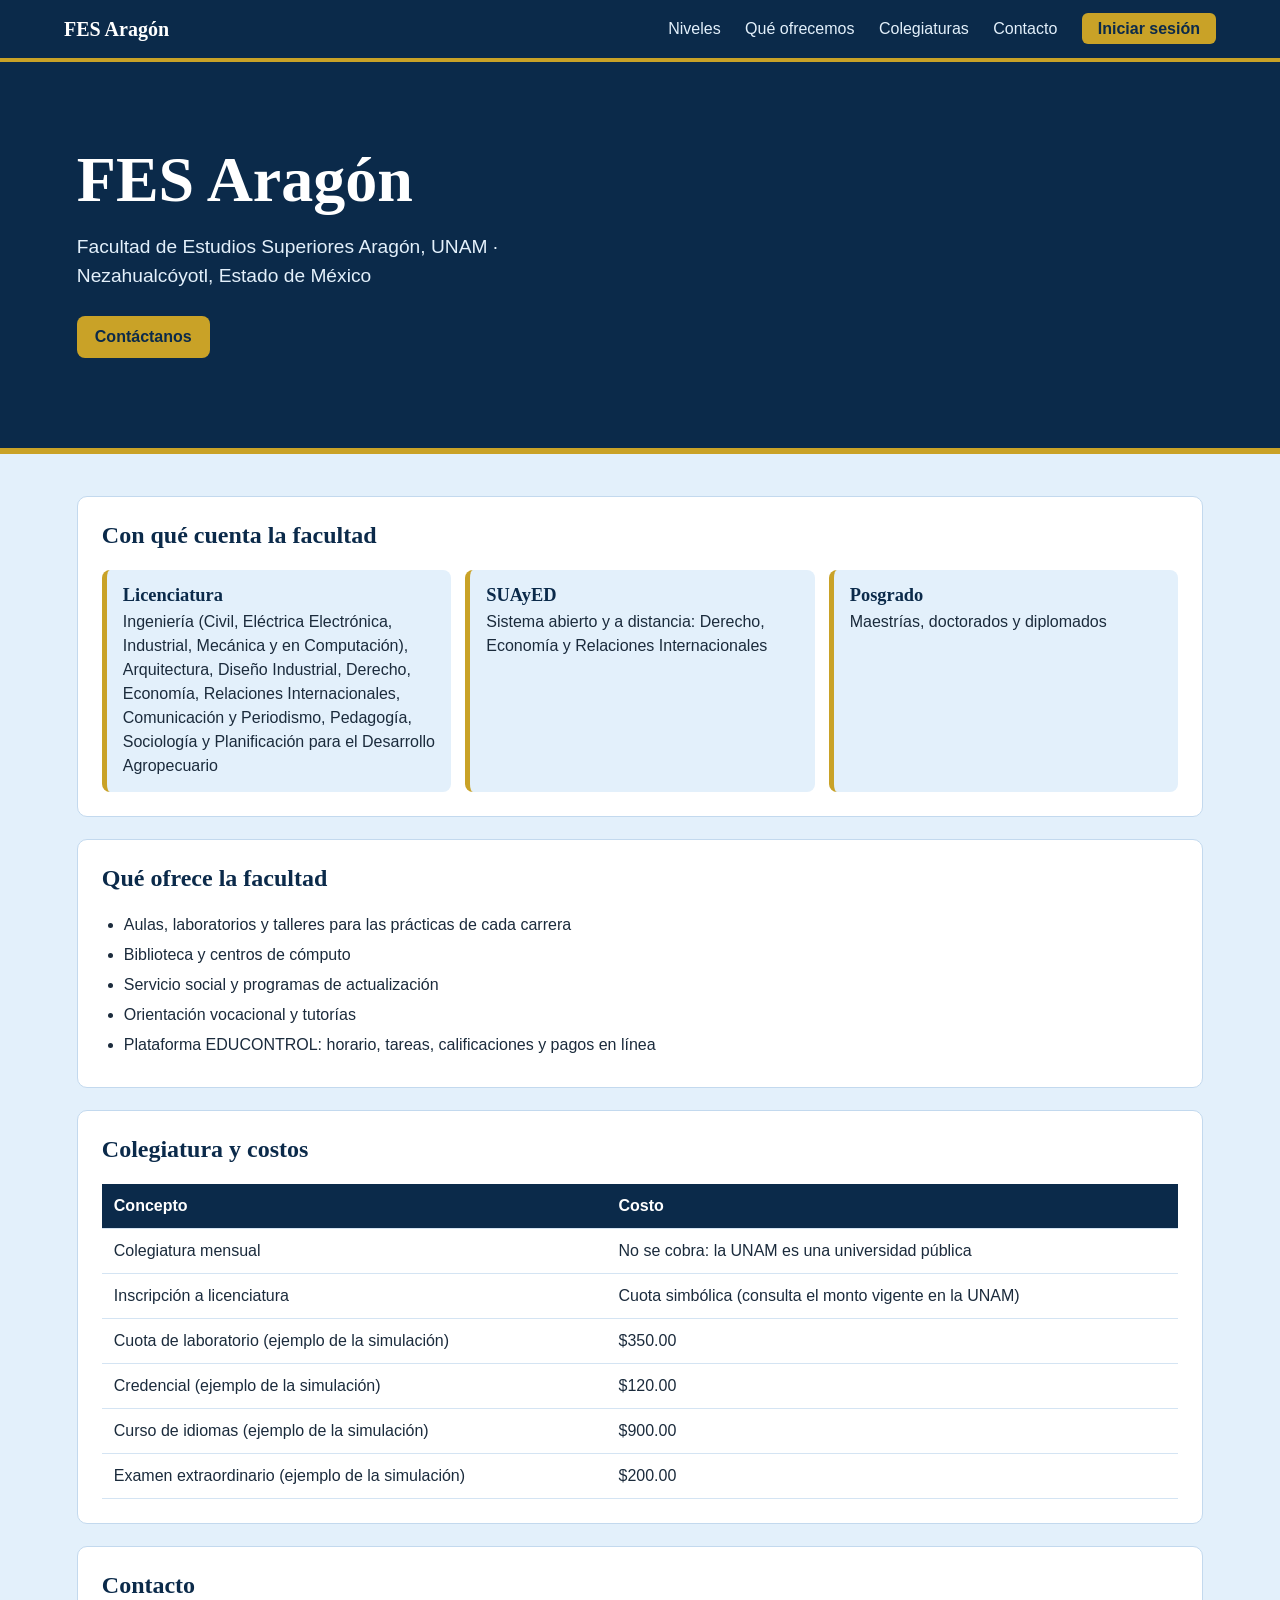
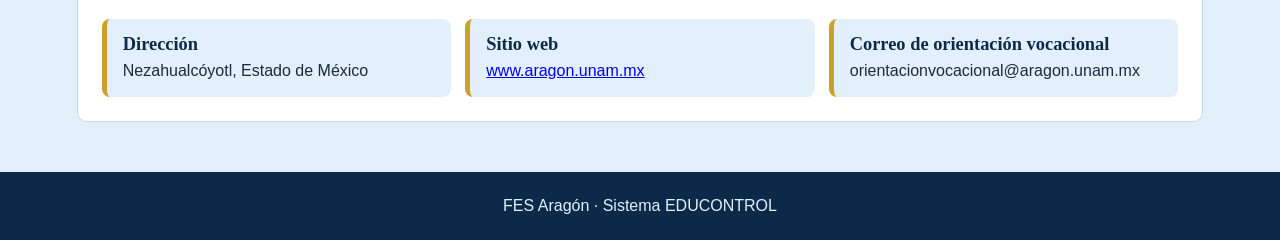
<file: index.html>
<!DOCTYPE html>
<html lang="es">
<head>
  <meta charset="UTF-8">
  <meta name="viewport" content="width=device-width, initial-scale=1">
  <title>FES Aragón</title>
  <link rel="stylesheet" href="style.css">
</head>
<body>
  <header class="barra">
    <strong id="nombreBarra"></strong>
    <nav class="enlaces">
      <a href="#niveles">Niveles</a>
      <a href="#ofrece">Qué ofrecemos</a>
      <a href="#colegiaturas">Colegiaturas</a>
      <a href="#contacto">Contacto</a>
      <a class="entrar" href="login.html">Iniciar sesión</a>
    </nav>
  </header>

  <section class="portada">
    <h1 id="nombrePortada"></h1>
    <p id="lema"></p>
    <a class="boton" href="#contacto">Contáctanos</a>
  </section>

  <main class="inicio">
    <section id="niveles">
      <h2>Con qué cuenta la facultad</h2>
      <div class="cuadros" id="cuadroNiveles"></div>
    </section>

    <section id="ofrece">
      <h2>Qué ofrece la facultad</h2>
      <ul class="viñetas" id="listaOfrece"></ul>
    </section>

    <section id="colegiaturas">
      <h2>Colegiatura y costos</h2>
      <div class="tabla-caja">
        <table>
          <thead><tr><th>Concepto</th><th>Costo</th></tr></thead>
          <tbody id="tablaPrecios"></tbody>
        </table>
      </div>
    </section>

    <section id="contacto">
      <h2>Contacto</h2>
      <div class="cuadros" id="cuadroContacto"></div>
    </section>
  </main>

  <footer class="pie"><p id="pie"></p></footer>

  <script src="datos.js"></script>
  <script>
    // Llena la página con los datos de ESCUELA (datos.js)
    document.title = ESCUELA.nombre;
    document.getElementById("nombreBarra").textContent = ESCUELA.nombre;
    document.getElementById("nombrePortada").textContent = ESCUELA.nombre;
    document.getElementById("lema").textContent = ESCUELA.lema;
    document.getElementById("pie").textContent = ESCUELA.nombre + " · Sistema EDUCONTROL";

    ESCUELA.niveles.forEach(function (n) {
      document.getElementById("cuadroNiveles").innerHTML +=
        "<div><h3>" + n.nombre + "</h3><p>" + n.detalle + "</p></div>";
    });

    ESCUELA.costos.forEach(function (c) {
      document.getElementById("tablaPrecios").innerHTML += "<tr><td>" + c.concepto + "</td><td>" + c.costo + "</td></tr>";
    });

    ESCUELA.ofrece.forEach(function (texto) {
      document.getElementById("listaOfrece").innerHTML += "<li>" + texto + "</li>";
    });

    const c = ESCUELA.contacto;
    document.getElementById("cuadroContacto").innerHTML =
      "<div><h3>Dirección</h3><p>" + c.direccion + "</p></div>" +
      '<div><h3>Sitio web</h3><p><a href="' + c.sitio + '">' + c.sitio.replace("https://", "") + "</a></p></div>" +
      "<div><h3>Correo de orientación vocacional</h3><p>" + c.correo + "</p></div>";
  </script>
</body>
</html>
</file>
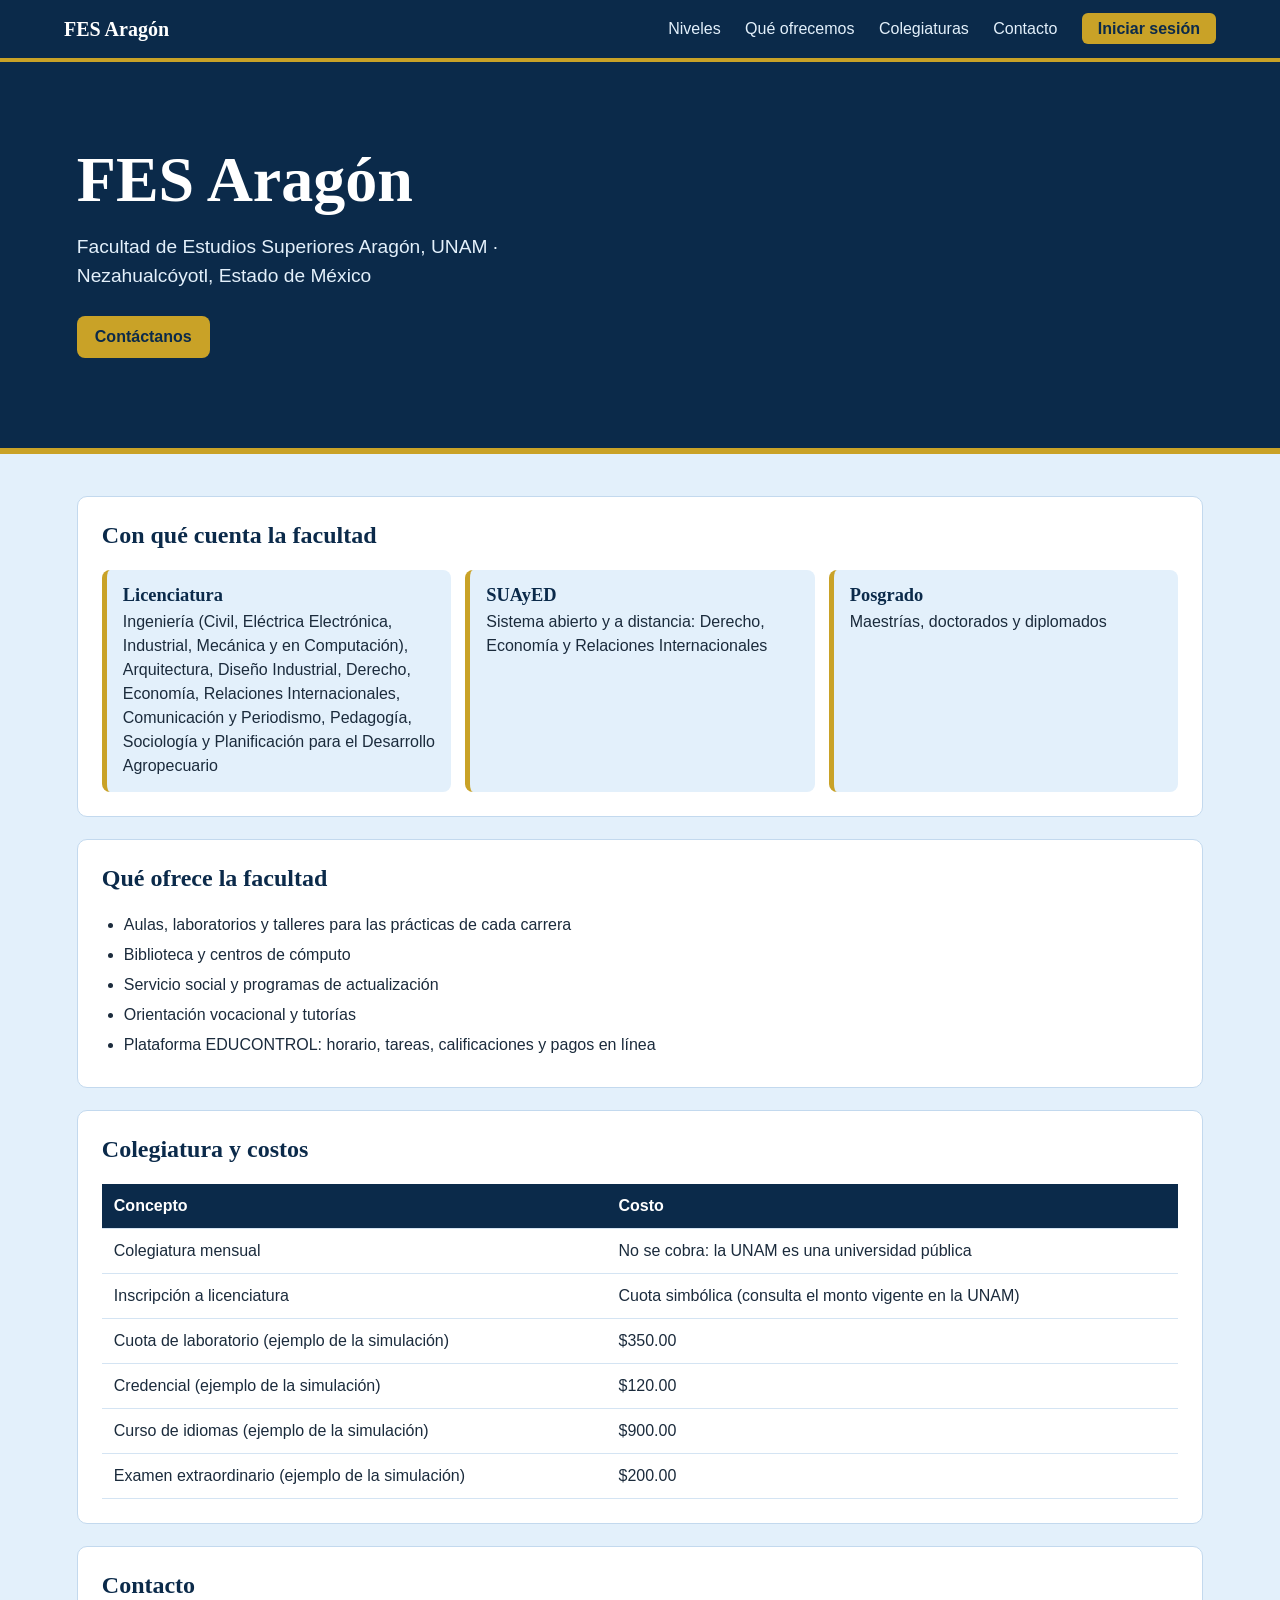
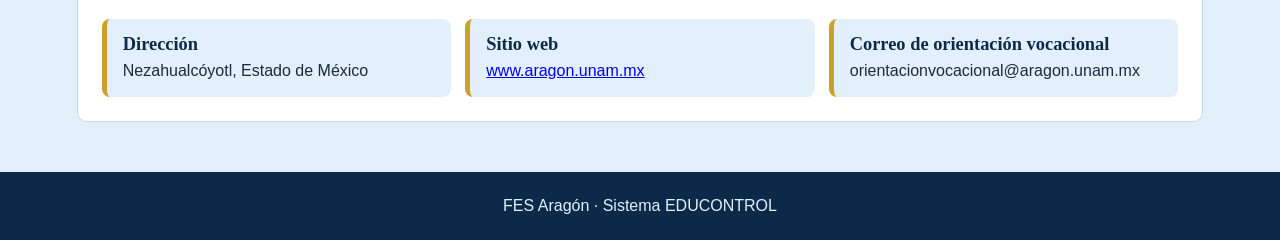
<file: admin.html>
<!DOCTYPE html>
<html lang="es">
<head>
  <meta charset="UTF-8">
  <meta name="viewport" content="width=device-width, initial-scale=1">
  <title>Administración – EDUCONTROL</title>
  <link rel="stylesheet" href="style.css">
</head>
<body>
  <header class="barra">
    <strong>EDUCONTROL · Administración</strong>
    <span id="saludo"></span>
    <button id="salir">Cerrar sesión</button>
  </header>

  <nav class="pestanas" id="pestanas">
    <button data-panel="resumen" class="activa">Resumen</button>
    <button data-panel="alumnos">Alumnos</button>
    <button data-panel="personal">Profesores</button>
    <button data-panel="reservas">Reservaciones</button>
    <button data-panel="contabilidad">Contabilidad</button>
  </nav>

  <main>
    <section class="panel activo" id="resumen">
      <h2>Resumen de la escuela</h2>
      <div class="tarjetas" id="tarjetasResumen"></div>
    </section>

    <section class="panel" id="alumnos">
      <h2>Alumnos</h2>
      <input type="search" id="buscar" placeholder="Buscar por nombre o cuenta">
      <div class="tabla-caja">
        <table>
          <thead><tr><th>Cuenta</th><th>Alumno</th><th>Calificación Diseño Lógico</th><th>Asistencia</th><th>Pagos pendientes</th></tr></thead>
          <tbody id="tablaAlumnos"></tbody>
        </table>
      </div>
    </section>

    <section class="panel" id="personal">
      <h2>Profesores y materias</h2>
      <div class="tabla-caja">
        <table>
          <thead><tr><th>Profesor</th><th>Materia</th><th>Salón</th></tr></thead>
          <tbody id="tablaProfes"></tbody>
        </table>
      </div>
    </section>

    <section class="panel" id="reservas">
      <h2>Todas las reservaciones</h2>
      <p class="mensaje" id="msgReserva"></p>
      <div class="tabla-caja">
        <table>
          <thead><tr><th>Espacio o equipo</th><th>Fecha</th><th>Hora</th><th>Profesor</th><th>Acción</th></tr></thead>
          <tbody id="tablaReservas"></tbody>
        </table>
      </div>
    </section>

    <section class="panel" id="contabilidad">
      <h2>Contabilidad</h2>
      <div class="tarjetas" id="tarjetasConta"></div>

      <h3>Cobros a alumnos</h3>
      <div class="tabla-caja">
        <table>
          <thead><tr><th>Alumno</th><th>Concepto</th><th>Monto</th><th>Estado</th><th>Acción</th></tr></thead>
          <tbody id="tablaPagos"></tbody>
        </table>
      </div>

      <h3>Gastos de la escuela</h3>
      <form class="formulario" id="formGasto" novalidate>
        <div><label for="conceptoGasto">Concepto</label><input type="text" id="conceptoGasto"></div>
        <div><label for="montoGasto">Monto (MXN)</label><input type="number" id="montoGasto" min="1" step="0.01"></div>
        <button class="boton" type="submit">Registrar gasto</button>
      </form>
      <p class="mensaje" id="msgGasto"></p>
      <div class="tabla-caja">
        <table>
          <thead><tr><th>Fecha</th><th>Concepto</th><th>Monto</th></tr></thead>
          <tbody id="tablaGastos"></tbody>
        </table>
      </div>
    </section>
  </main>

  <script src="datos.js"></script>
  <script src="admin.js"></script>
</body>
</html>
</file>
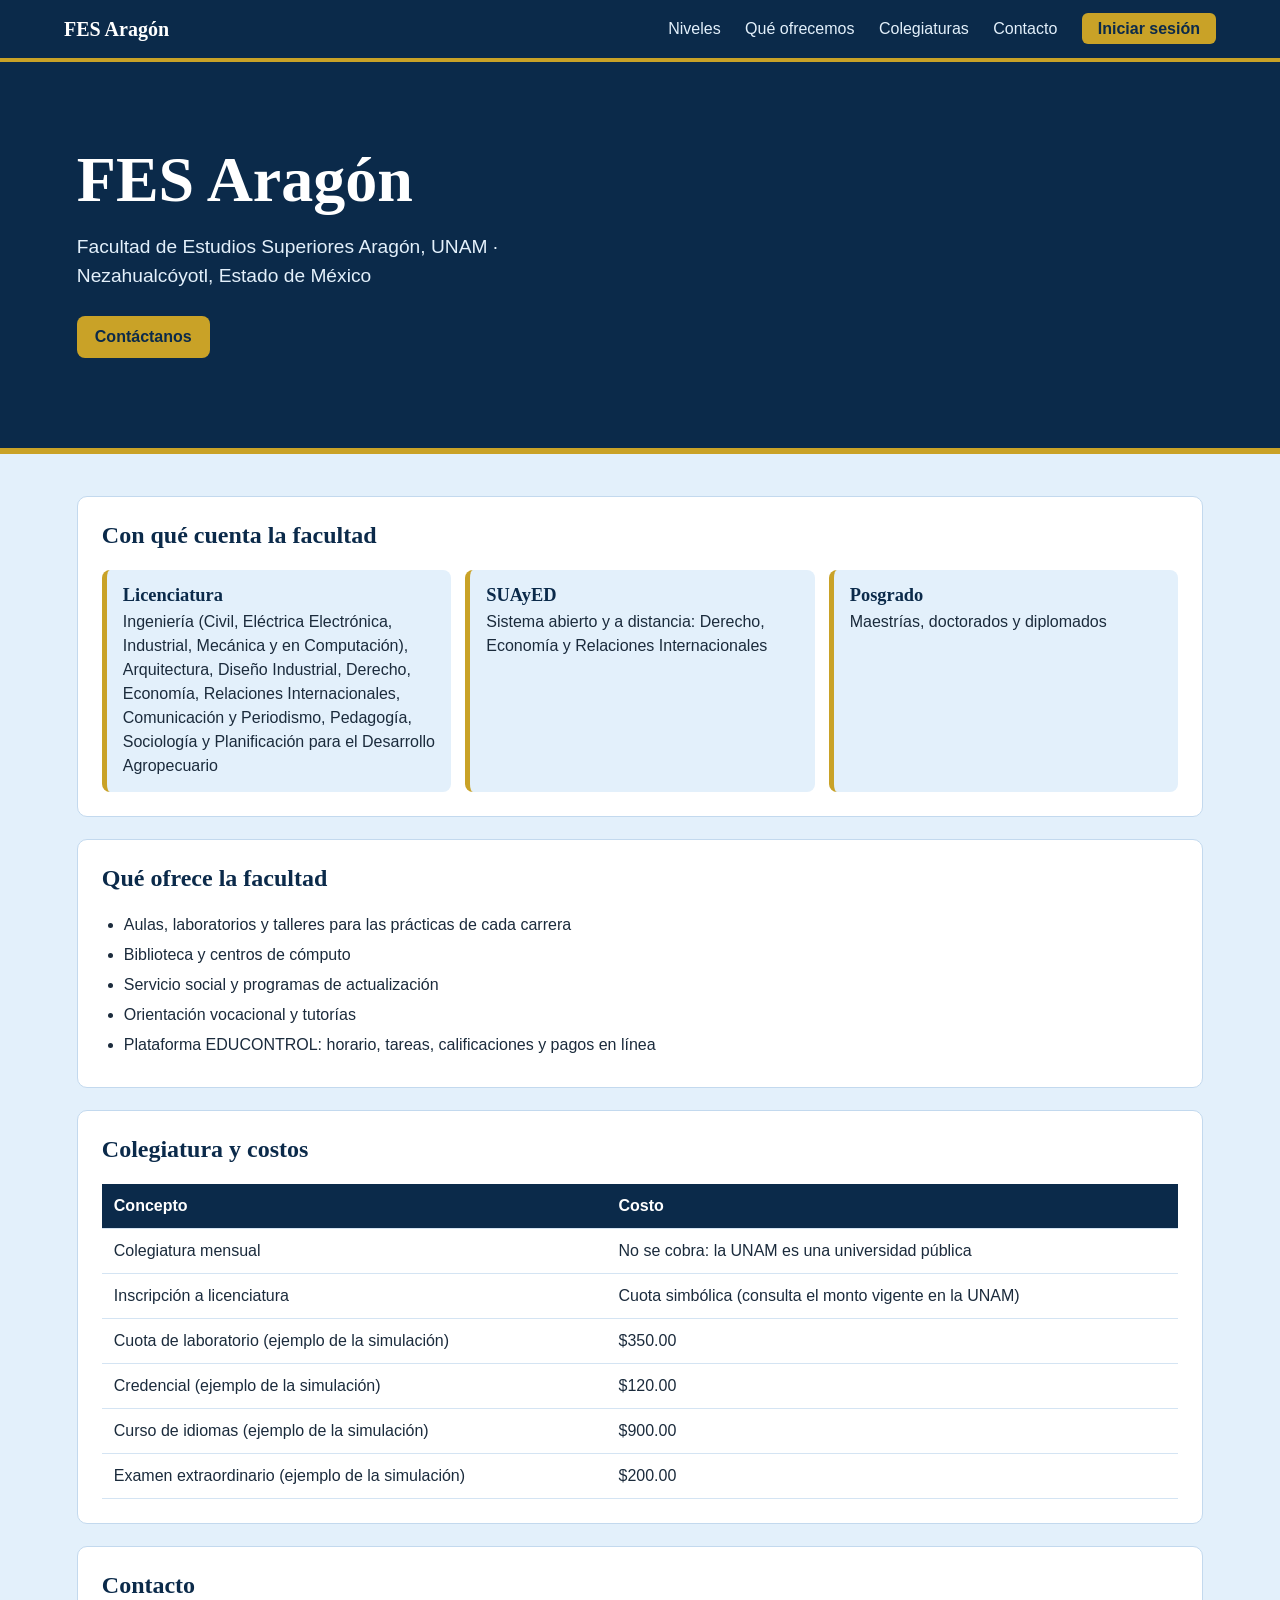
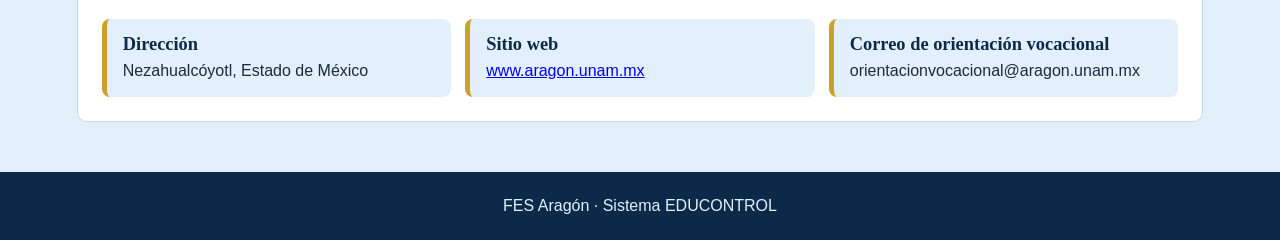
<file: alumno.html>
<!DOCTYPE html>
<html lang="es">
<head>
  <meta charset="UTF-8">
  <meta name="viewport" content="width=device-width, initial-scale=1">
  <title>Alumno – EDUCONTROL</title>
  <link rel="stylesheet" href="style.css">
</head>
<body>
  <header class="barra">
    <strong>EDUCONTROL · Alumno</strong>
    <span id="saludo"></span>
    <button id="salir">Cerrar sesión</button>
  </header>

  <nav class="pestanas" id="pestanas">
    <button data-panel="resumen" class="activa">Resumen</button>
    <button data-panel="horario">Horario</button>
    <button data-panel="tareas">Tareas y proyectos</button>
    <button data-panel="calificaciones">Calificaciones</button>
    <button data-panel="inscripcion">Inscripción</button>
  </nav>

  <main>
    <section class="panel activo" id="resumen">
      <h2>Mi resumen</h2>
      <div class="tarjetas" id="tarjetasResumen"></div>
    </section>

    <section class="panel" id="horario">
      <h2>Mi horario escolar</h2>
      <div class="tabla-caja">
        <table>
          <thead><tr><th>Día</th><th>Hora</th><th>Materia</th><th>Salón</th></tr></thead>
          <tbody id="tablaHorario"></tbody>
        </table>
      </div>
    </section>

    <section class="panel" id="tareas">
      <h2>Tareas y proyectos</h2>
      <p class="mensaje" id="msgTarea"></p>
      <ul class="lista" id="listaTareas"></ul>
    </section>

    <section class="panel" id="calificaciones">
      <h2>Mis calificaciones</h2>
      <div class="tabla-caja">
        <table>
          <thead><tr><th>Materia</th><th>Parcial 1</th><th>Parcial 2</th><th>Parcial 3</th><th>Promedio</th></tr></thead>
          <tbody id="tablaCalif"></tbody>
        </table>
      </div>
    </section>

    <section class="panel" id="inscripcion">
      <h2>Inscripción</h2>
      <div class="tarjetas" id="tarjetasInsc"></div>
      <div class="tabla-caja">
        <table>
          <thead><tr><th>Materia</th><th>Profesor</th></tr></thead>
          <tbody id="tablaInsc"></tbody>
        </table>
      </div>
    </section>
  </main>

  <script src="datos.js"></script>
  <script src="alumno.js"></script>
</body>
</html>
</file>
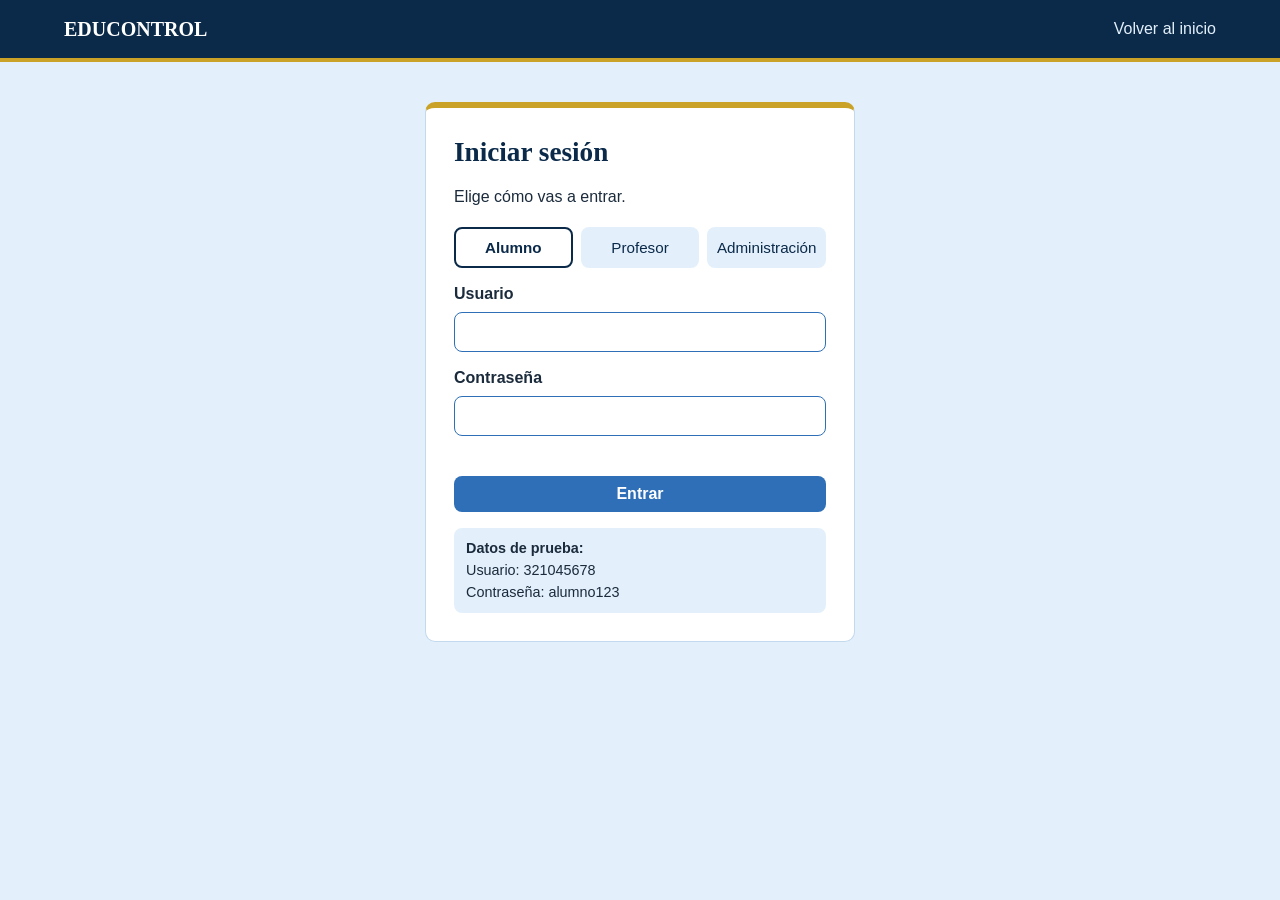
<file: login.html>
<!DOCTYPE html>
<html lang="es">
<head>
  <meta charset="UTF-8">
  <meta name="viewport" content="width=device-width, initial-scale=1">
  <title>Iniciar sesión – FES Aragón</title>
  <link rel="stylesheet" href="style.css">
</head>
<body>
  <header class="barra">
    <strong>EDUCONTROL</strong>
    <a href="index.html" class="volver">Volver al inicio</a>
  </header>

  <main>
    <form class="login" id="formLogin" novalidate>
      <h1>Iniciar sesión</h1>
      <p>Elige cómo vas a entrar.</p>

      <div class="roles" id="roles">
        <button type="button" data-rol="alumno" class="activo">Alumno</button>
        <button type="button" data-rol="profesor">Profesor</button>
        <button type="button" data-rol="admin">Administración</button>
      </div>

      <label for="usuario">Usuario</label>
      <input id="usuario" type="text" autocomplete="off">

      <label for="clave">Contraseña</label>
      <input id="clave" type="password">

      <p class="error" id="error"></p>
      <button class="boton" type="submit">Entrar</button>

      <div class="ayuda" id="ayuda"></div>
    </form>
  </main>

  <script src="datos.js"></script>
  <script src="login.js"></script>
</body>
</html>
</file>
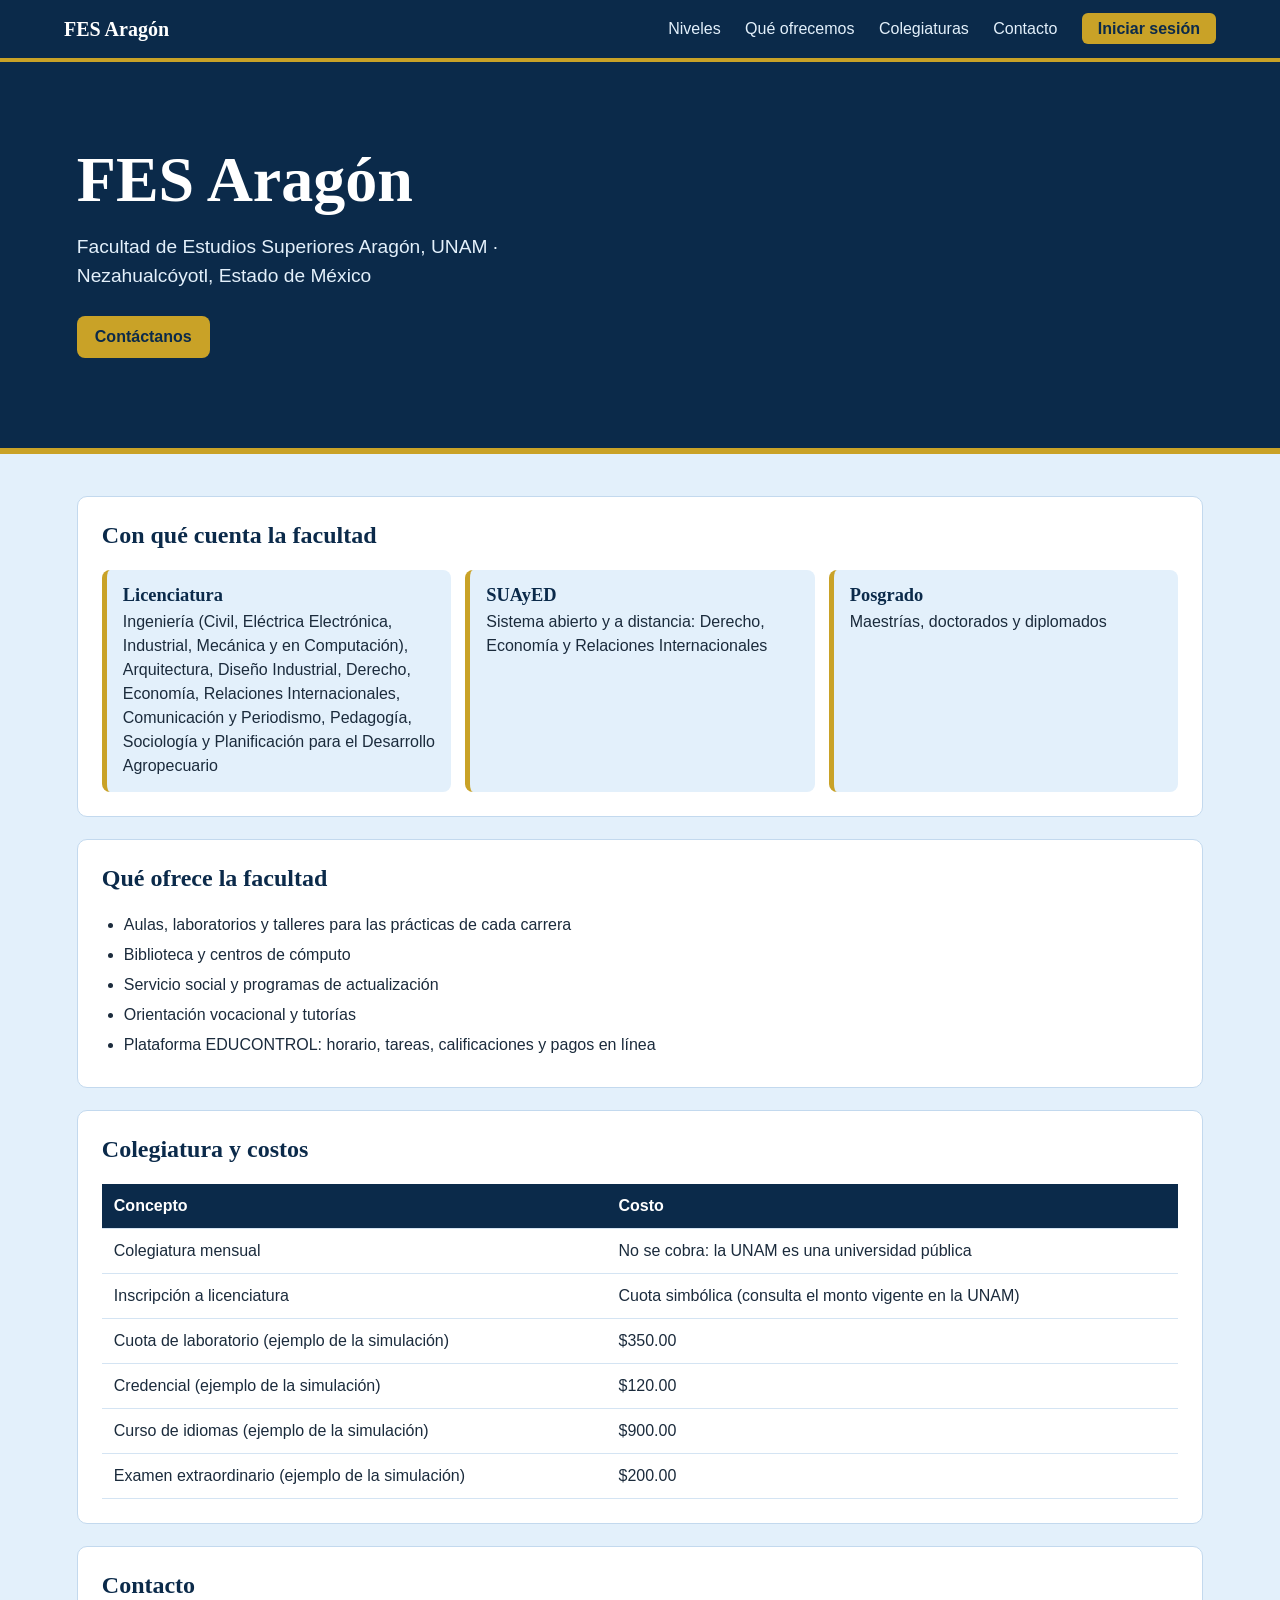
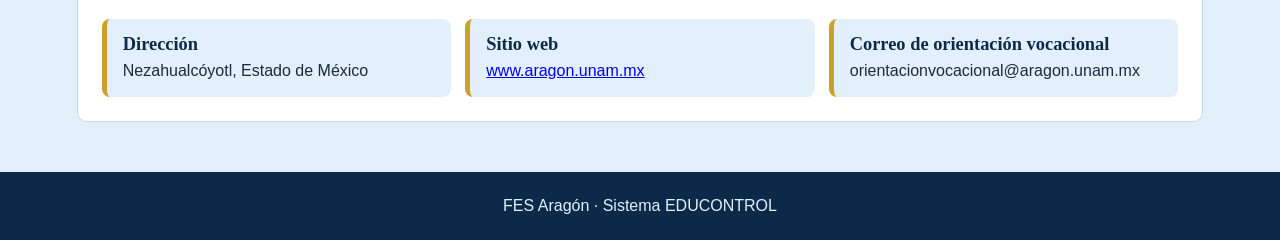
<file: profesor.html>
<!DOCTYPE html>
<html lang="es">
<head>
  <meta charset="UTF-8">
  <meta name="viewport" content="width=device-width, initial-scale=1">
  <title>Profesor – EDUCONTROL</title>
  <link rel="stylesheet" href="style.css">
</head>
<body>
  <header class="barra">
    <strong>EDUCONTROL · Profesor</strong>
    <span id="saludo"></span>
    <button id="salir">Cerrar sesión</button>
  </header>

  <nav class="pestanas" id="pestanas">
    <button data-panel="horario" class="activa">Horario</button>
    <button data-panel="evaluacion">Evaluación</button>
    <button data-panel="asistencia">Pasar lista</button>
    <button data-panel="reservas">Reservaciones</button>
  </nav>

  <main>
    <section class="panel activo" id="horario">
      <h2>Mi horario · Diseño Lógico</h2>
      <div class="tabla-caja">
        <table>
          <thead><tr><th>Día</th><th>Hora</th><th>Grupo</th><th>Salón</th></tr></thead>
          <tbody id="tablaHorario"></tbody>
        </table>
      </div>
    </section>

    <section class="panel" id="evaluacion">
      <h2>Evaluación · Diseño Lógico, grupo 1301</h2>

      <div class="caja">
        <h3>Porcentaje de cada parte</h3>
        <div class="formulario">
          <div><label for="pesoTareas">Tareas</label><select id="pesoTareas"></select></div>
          <div><label for="pesoExamenes">Exámenes</label><select id="pesoExamenes"></select></div>
          <div><label for="pesoProyecto">Proyecto</label><select id="pesoProyecto"></select></div>
          <div><label for="puntosExtra">Puntos extra (máximo)</label><select id="puntosExtra"></select></div>
        </div>
        <p class="mensaje" id="sumaPesos"></p>
        <button class="boton" id="guardarEval">Guardar evaluación</button>
        <p class="mensaje" id="msgEval"></p>
      </div>

      <h3>Nueva actividad</h3>
      <form class="formulario" id="formTarea" novalidate>
        <div><label for="tituloT">Nombre</label><input type="text" id="tituloT"></div>
        <div><label for="tipoT">Tipo</label>
          <select id="tipoT"><option>Tarea</option><option>Examen</option><option>Proyecto</option><option>Puntos extra</option></select></div>
        <div><label for="fechaT">Fecha de entrega</label><input type="date" id="fechaT"></div>
        <div><label for="instrT">Instrucciones</label><textarea id="instrT" rows="3"></textarea></div>
        <div><label for="archivosT">Archivos (opcional)</label><input type="file" id="archivosT" multiple></div>
        <button class="boton" type="submit">Publicar</button>
      </form>
      <p class="mensaje" id="msgTarea"></p>

      <h3>Actividades</h3>
      <ul class="lista" id="listaTareas"></ul>

      <h3>Cierre del ciclo</h3>
      <p>Al finalizar el ciclo, el sistema calcula la calificación final de cada alumno con los porcentajes de arriba.</p>
      <button class="boton" id="finalizar">Finalizar ciclo</button>
      <button class="boton" id="reabrir">Reabrir ciclo</button>
      <p class="mensaje" id="msgCiclo"></p>
      <div class="tabla-caja">
        <table>
          <thead><tr><th>Alumno</th><th>Calificación final</th><th>Resultado</th></tr></thead>
          <tbody id="tablaFinal"></tbody>
        </table>
      </div>
    </section>

    <section class="panel" id="asistencia">
      <h2>Pasar lista</h2>
      <div class="formulario">
        <div><label for="fechaLista">Fecha de la clase</label><input type="date" id="fechaLista"></div>
      </div>
      <div class="tabla-caja">
        <table>
          <thead><tr><th>Presente</th><th>Cuenta</th><th>Alumno</th></tr></thead>
          <tbody id="tablaLista"></tbody>
        </table>
      </div>
      <p class="mensaje" id="msgLista"></p>
      <button class="boton" id="guardarLista">Guardar asistencia</button>
    </section>

    <section class="panel" id="reservas">
      <h2>Reservar laboratorios, aulas y equipo</h2>
      <form class="formulario" id="formReserva" novalidate>
        <div><label for="recurso">Espacio o equipo</label><select id="recurso"></select></div>
        <div><label for="fechaReserva">Fecha</label><input type="date" id="fechaReserva"></div>
        <div><label for="horaReserva">Hora</label>
          <select id="horaReserva">
            <option>08:00</option><option>10:00</option><option>12:00</option><option>14:00</option><option>16:00</option>
          </select></div>
        <button class="boton" type="submit">Reservar</button>
      </form>
      <p class="mensaje" id="msgReserva"></p>
      <div class="tabla-caja">
        <table>
          <thead><tr><th>Espacio o equipo</th><th>Fecha</th><th>Hora</th><th>Profesor</th><th>Acción</th></tr></thead>
          <tbody id="tablaReservas"></tbody>
        </table>
      </div>
    </section>
  </main>

  <script src="datos.js"></script>
  <script src="profesor.js"></script>
</body>
</html>
</file>
<file: style.css>
:root {
  --marino: #0b2a4a;
  --dorado: #c9a227;
  --claro: #e3f0fb;
  --blanco: #ffffff;
  --azul: #2e6fb7;
  --texto: #1b2b3c;
  --ok: #1f7a4d;
  --alerta: #b3261e;
}

* { box-sizing: border-box; }

body {
  margin: 0;
  font-family: "Segoe UI", Arial, sans-serif;
  color: var(--texto);
  background: var(--claro);
  line-height: 1.5;
}

h1, h2, h3 { font-family: Georgia, "Times New Roman", serif; color: var(--marino); line-height: 1.2; }

/* Barra superior */
.barra {
  display: flex; justify-content: space-between; align-items: center; flex-wrap: wrap; gap: 8px;
  padding: 14px 5%;
  background: var(--marino);
  border-bottom: 4px solid var(--dorado);
  color: var(--claro);
}
.barra strong { color: var(--blanco); font-family: Georgia, serif; font-size: 1.25rem; }
.barra button { background: none; border: 1px solid var(--claro); color: var(--claro); padding: 6px 14px; border-radius: 6px; cursor: pointer; font-size: 0.95rem; }
.barra button:hover { background: var(--claro); color: var(--marino); }

/* Pestañas */
.pestanas { display: flex; flex-wrap: wrap; gap: 6px; padding: 14px 5% 0; }
.pestanas button {
  background: var(--blanco); color: var(--marino);
  border: 1px solid #c3d9ee; border-bottom: 0;
  padding: 10px 18px; border-radius: 8px 8px 0 0;
  font-size: 1rem; cursor: pointer;
}
.pestanas button.activa { background: var(--marino); color: var(--blanco); font-weight: 600; }

main { padding: 0 5% 50px; }
.panel { display: none; background: var(--blanco); padding: 26px; border: 1px solid #c3d9ee; border-radius: 0 10px 10px 10px; }
.panel.activo { display: block; }
.panel h2 { margin-top: 0; }

/* Tarjetas de resumen */
.tarjetas { display: grid; grid-template-columns: repeat(auto-fit, minmax(190px, 1fr)); gap: 14px; margin: 16px 0; }
.tarjetas div { background: var(--claro); border-left: 5px solid var(--dorado); padding: 14px 16px; border-radius: 8px; }
.tarjetas strong { display: block; font-size: 1.6rem; color: var(--marino); }

/* Tablas */
.tabla-caja { overflow-x: auto; }
table { width: 100%; border-collapse: collapse; }
th, td { padding: 10px 12px; text-align: left; border-bottom: 1px solid #d4e4f3; }
th { background: var(--marino); color: var(--blanco); white-space: nowrap; }

/* Tareas */
.lista { list-style: none; padding: 0; margin: 0; }
.lista li { display: flex; justify-content: space-between; align-items: center; flex-wrap: wrap; gap: 10px; padding: 14px; border: 1px solid #d4e4f3; border-radius: 8px; margin-bottom: 10px; }
.lista small { display: block; color: #4a5d70; }
.etiqueta { padding: 3px 10px; border-radius: 12px; font-size: 0.85rem; font-weight: 600; }
.pendiente { background: #fdecea; color: var(--alerta); }
.entregada { background: #e3f4ea; color: var(--ok); }
.boton { background: var(--azul); color: var(--blanco); border: 0; border-radius: 8px; padding: 9px 18px; font-size: 1rem; font-weight: 600; cursor: pointer; }
.boton:hover { background: #245c9a; }

/* Inicio de sesión */
.login { max-width: 430px; margin: 40px auto; background: var(--blanco); border: 1px solid #c3d9ee; border-top: 6px solid var(--dorado); border-radius: 10px; padding: 28px; }
.login h1 { margin: 0 0 6px; font-size: 1.7rem; }
.roles { display: flex; gap: 8px; margin: 18px 0 4px; }
.roles button { flex: 1; padding: 10px 4px; background: var(--claro); color: var(--marino); border: 2px solid transparent; border-radius: 8px; font-size: 0.95rem; cursor: pointer; }
.roles button.activo { border-color: var(--marino); font-weight: 700; background: var(--blanco); }
label { display: block; margin-top: 14px; font-weight: 600; }
input { width: 100%; padding: 10px 12px; margin-top: 6px; border: 1px solid var(--azul); border-radius: 8px; font-size: 1rem; }
.error { color: var(--alerta); min-height: 1.3em; margin: 8px 0 0; }
.ayuda { background: var(--claro); padding: 10px 12px; border-radius: 8px; font-size: 0.9rem; margin-top: 16px; }
.login .boton { width: 100%; margin-top: 12px; }

:focus-visible { outline: 3px solid var(--azul); outline-offset: 2px; }

/* Formularios dentro de los paneles */
.formulario { display: grid; grid-template-columns: repeat(auto-fit, minmax(190px, 1fr)); gap: 12px; align-items: end; margin-bottom: 18px; }
.formulario label { margin-top: 0; }
select { width: 100%; padding: 10px 12px; margin-top: 6px; border: 1px solid var(--azul); border-radius: 8px; font-size: 1rem; background: var(--blanco); }
input[type="checkbox"] { width: auto; margin: 0; transform: scale(1.3); }
td input[type="number"] { width: 90px; margin: 0; padding: 6px 8px; }
.mensaje { margin: 10px 0; font-weight: 600; min-height: 1.4em; }
.mensaje.ok { color: var(--ok); }
.mensaje.mal { color: var(--alerta); }
.chico { background: var(--alerta); padding: 6px 12px; font-size: 0.9rem; }

/* ===== Página de inicio (presentación de la escuela) ===== */
.enlaces a { color: var(--claro); margin-left: 20px; text-decoration: none; }
.enlaces a:hover { color: var(--blanco); text-decoration: underline; }
.enlaces .entrar { background: var(--dorado); color: var(--marino); padding: 7px 16px; border-radius: 6px; font-weight: 600; }
.enlaces .entrar:hover { text-decoration: none; background: #dcb83a; color: var(--marino); }
.volver { color: var(--claro); text-decoration: none; }
.volver:hover { text-decoration: underline; color: var(--blanco); }

.portada { background: var(--marino); color: var(--claro); padding: 80px 6% 90px; border-bottom: 6px solid var(--dorado); }
.portada h1 { color: var(--blanco); font-size: clamp(2.2rem, 6vw, 4rem); margin: 0 0 14px; }
.portada p { font-size: 1.2rem; max-width: 46ch; margin: 0 0 26px; }
.portada .boton { background: var(--dorado); color: var(--marino); text-decoration: none; display: inline-block; }

.inicio { padding: 20px 6% 50px; }
.inicio section { background: var(--blanco); border: 1px solid #c3d9ee; border-radius: 10px; padding: 24px; margin-top: 22px; }
.inicio h2 { margin-top: 0; }
.cuadros { display: grid; grid-template-columns: repeat(auto-fit, minmax(210px, 1fr)); gap: 14px; }
.cuadros div { background: var(--claro); border-left: 5px solid var(--dorado); border-radius: 8px; padding: 14px 16px; }
.cuadros h3 { margin: 0 0 4px; font-size: 1.15rem; }
.cuadros p { margin: 0; }
.viñetas { margin: 0; padding-left: 22px; }
.viñetas li { margin-bottom: 6px; }
.pie { background: var(--marino); color: var(--claro); text-align: center; padding: 22px 6%; }
.pie p { margin: 0; }

/* ===== Evaluación y actividades ===== */
.caja { border: 1px solid #c3d9ee; border-radius: 10px; padding: 18px; margin-bottom: 22px; background: var(--claro); }
.caja h3 { margin-top: 0; }
textarea { width: 100%; padding: 10px 12px; margin-top: 6px; border: 1px solid var(--azul); border-radius: 8px; font-size: 1rem; font-family: inherit; }
.detalle { flex-basis: 100%; overflow-x: auto; }
td input[type="text"] { width: 100%; min-width: 170px; margin: 0; padding: 6px 8px; }
.lista input[type="file"] { width: auto; margin: 0; padding: 4px; max-width: 220px; }
#finalizar, #reabrir { margin-right: 8px; }
</file>
